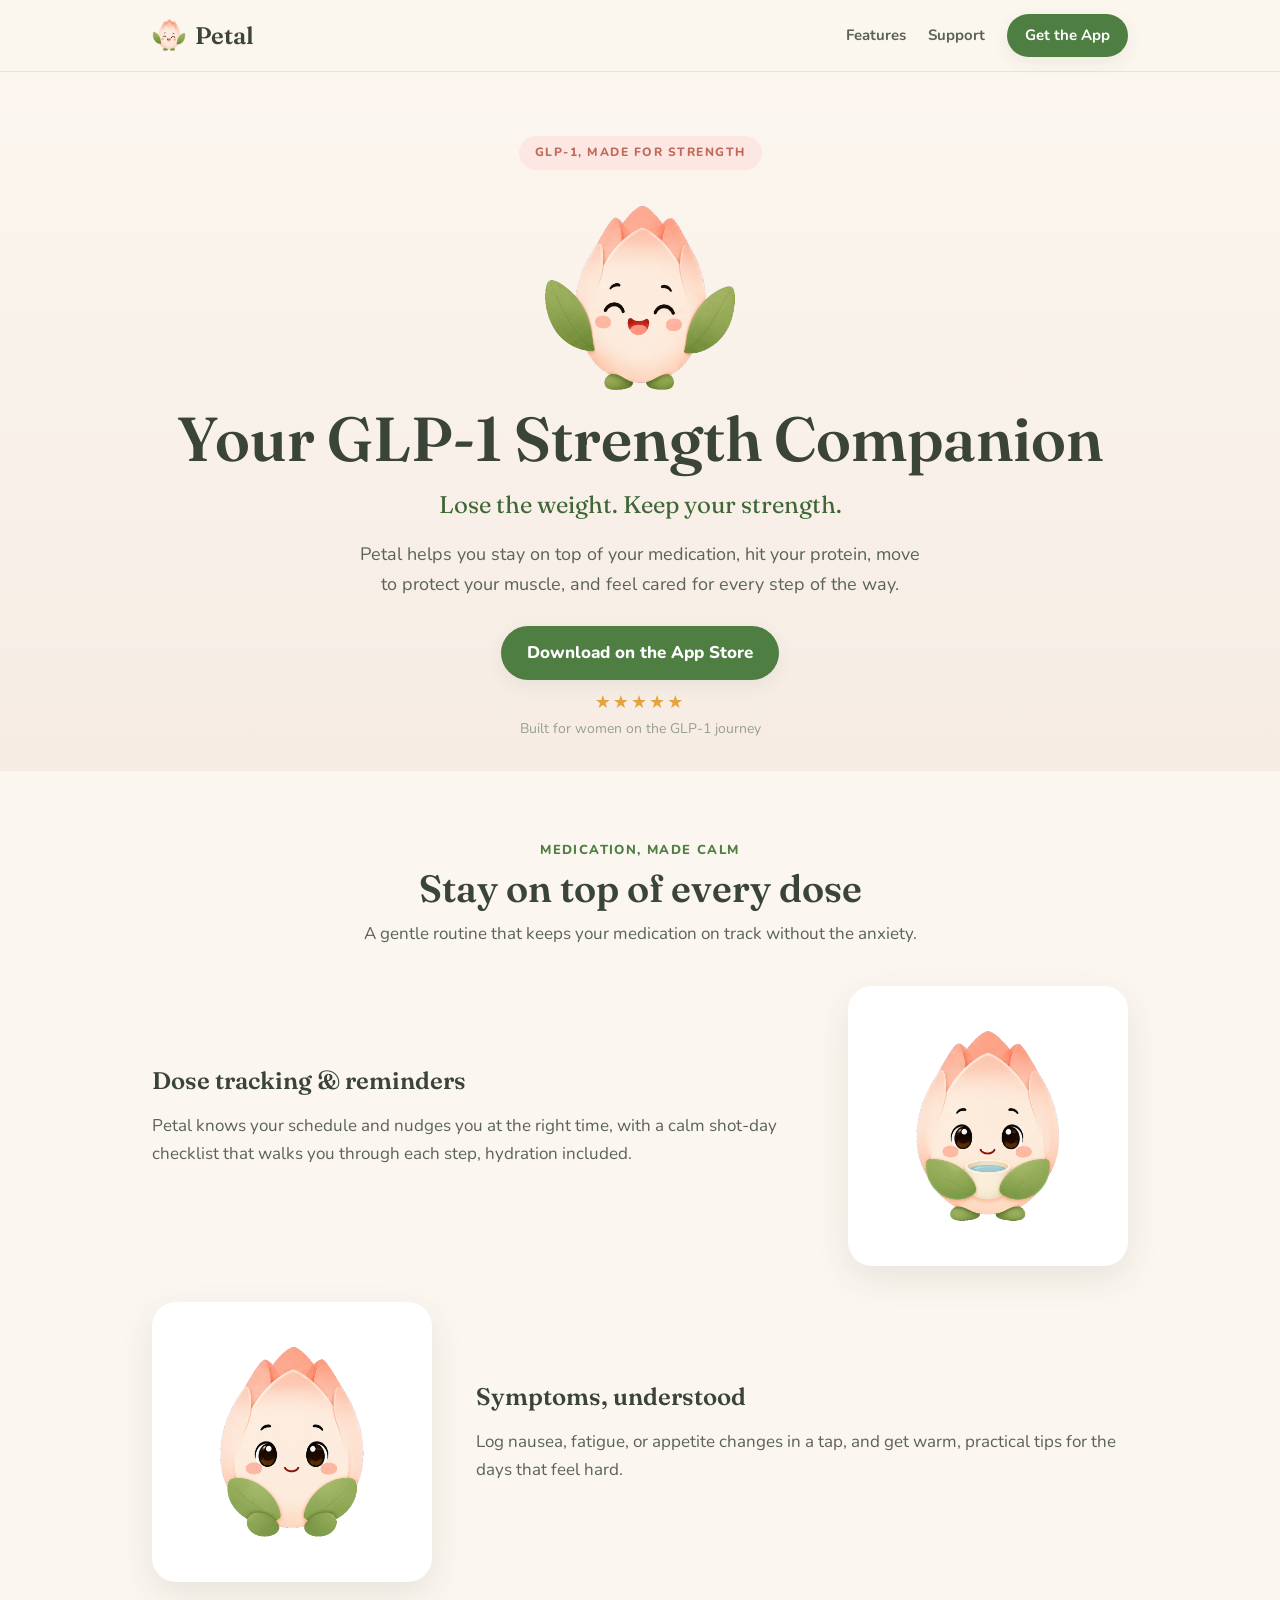
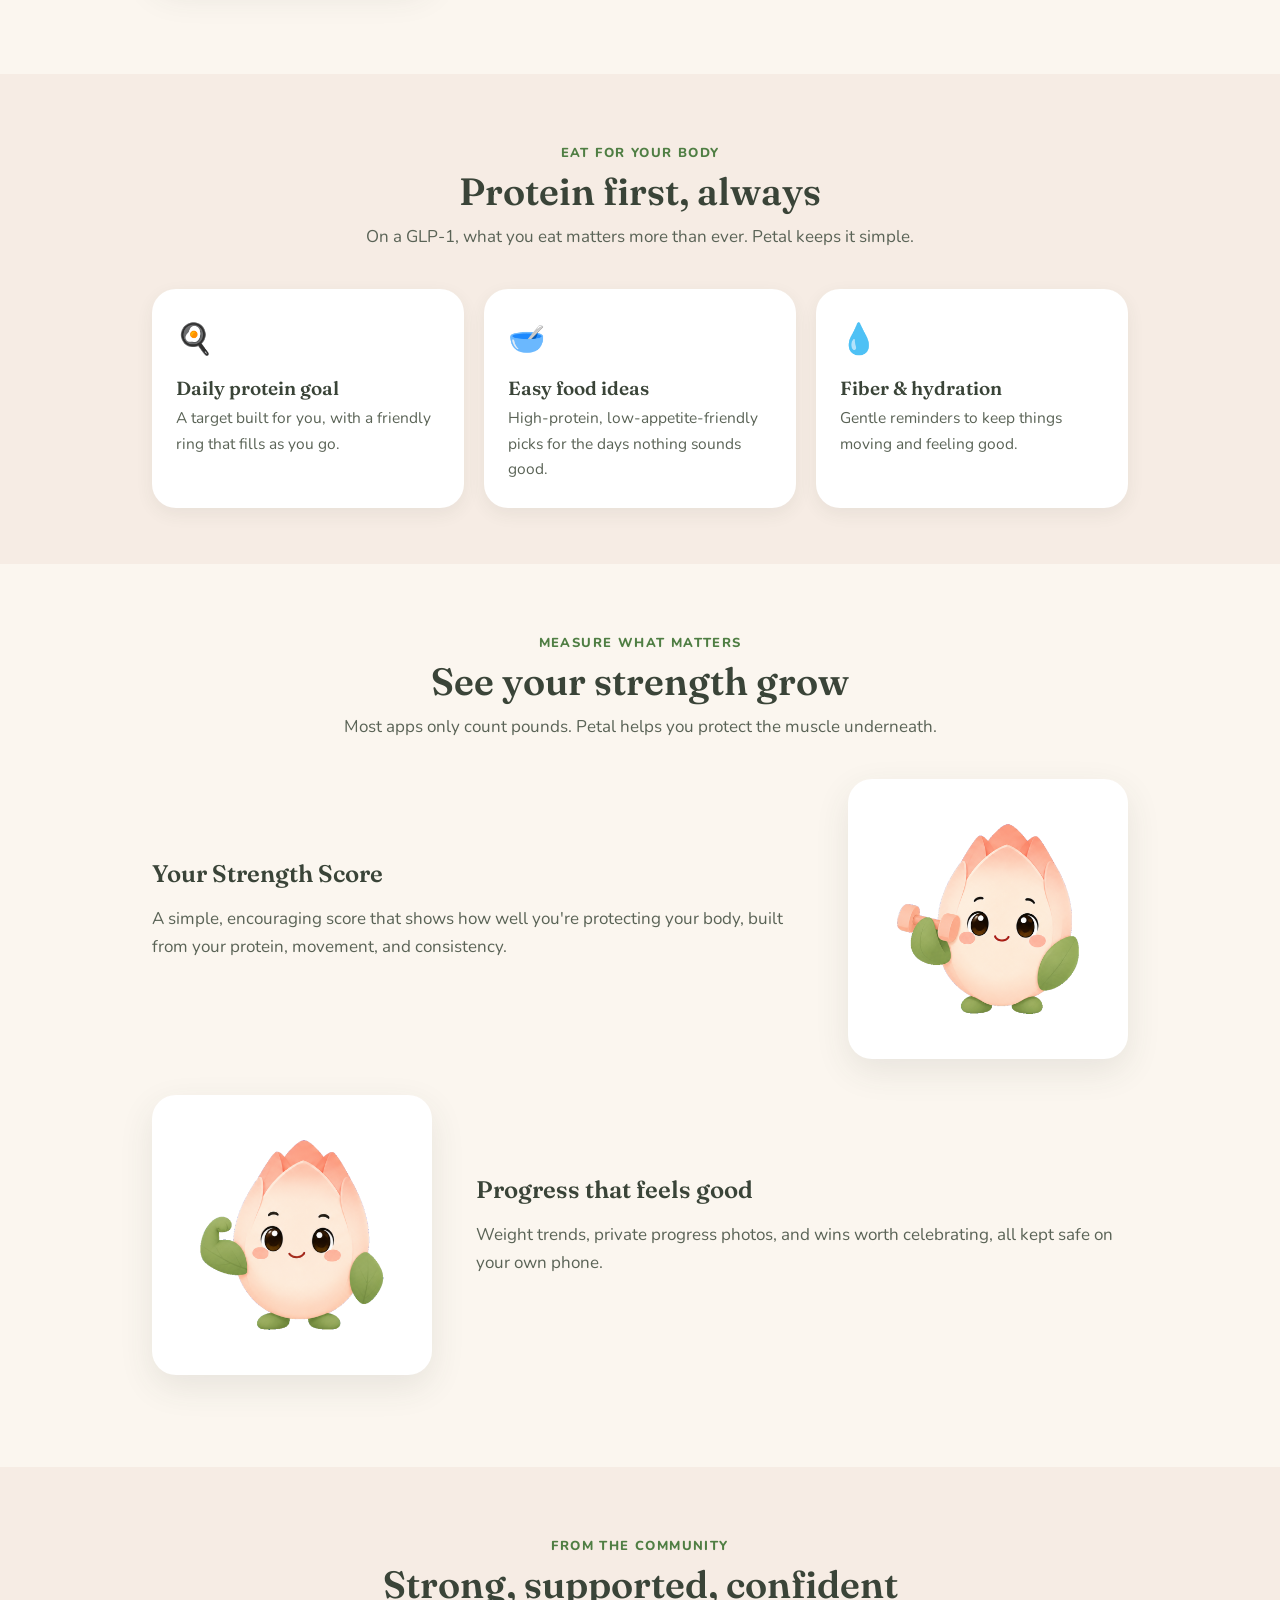
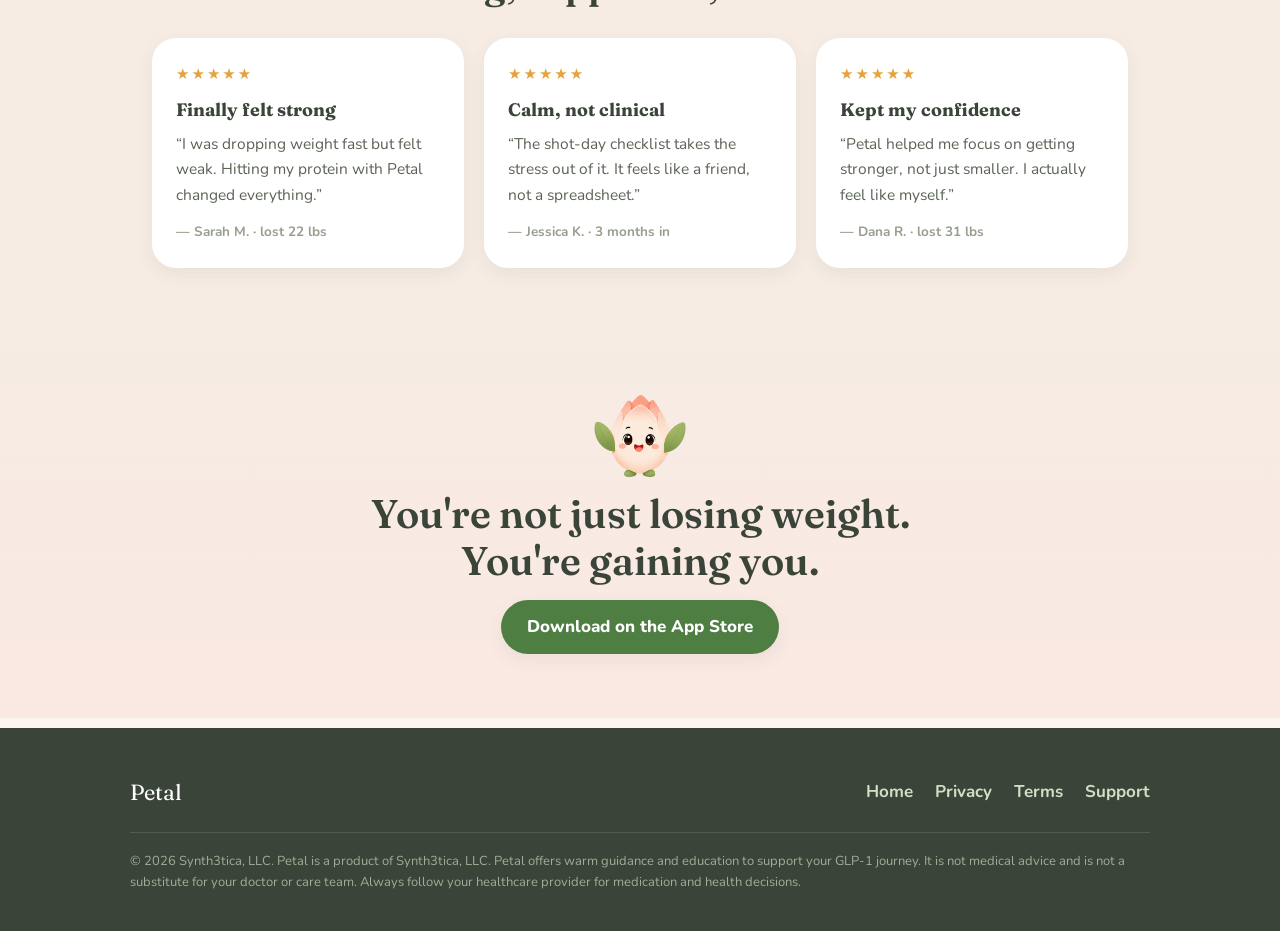
<file: index.html>
<!DOCTYPE html>
<html lang="en">
<head>
  <meta charset="UTF-8" />
  <meta name="viewport" content="width=device-width, initial-scale=1.0" />
  <title>Petal — GLP-1, made for strength</title>
  <meta name="description" content="Petal is a warm GLP-1 companion that helps you protect your muscle, hit your protein, and lose weight without losing your strength or confidence." />
  <link rel="icon" type="image/png" href="assets/app-icon.png" />
  <link rel="preconnect" href="https://fonts.googleapis.com">
  <link rel="preconnect" href="https://fonts.gstatic.com" crossorigin>
  <link href="https://fonts.googleapis.com/css2?family=Fraunces:opsz,wght@9..144,500;9..144,600&family=Nunito:wght@400;700;800&display=swap" rel="stylesheet">
  <link rel="stylesheet" href="style.css" />
</head>
<body>
  <nav class="nav">
    <div class="nav-inner">
      <a class="brand" href="index.html"><img src="assets/bloom-happy.png" alt="" />Petal</a>
      <div class="links">
        <a class="hide-sm" href="#features">Features</a>
        <a class="hide-sm" href="support.html">Support</a>
        <a class="btn small" href="#download">Get the App</a>
      </div>
    </div>
  </nav>

  <!-- HERO -->
  <header class="hero">
    <span class="badge">GLP-1, Made for Strength</span>
    <img class="mascot" src="assets/bloom-happy.png" alt="Bloom, the Petal mascot" />
    <h1>Your GLP-1 Strength Companion</h1>
    <p class="sub">Lose the weight. Keep your strength.</p>
    <p class="lede">Petal helps you stay on top of your medication, hit your protein,
    move to protect your muscle, and feel cared for every step of the way.</p>
    <a class="btn" id="download" href="#">Download on the App Store</a>
    <div class="proof"><span class="stars">★★★★★</span><br />Built for women on the GLP-1 journey</div>
  </header>

  <!-- FEATURES -->
  <section class="section" id="features">
    <div class="wrap">
      <p class="kicker">Medication, made calm</p>
      <h2>Stay on top of every dose</h2>
      <p class="intro">A gentle routine that keeps your medication on track without the anxiety.</p>

      <div class="feature-row">
        <div class="art"><img src="assets/bloom-cup.png" alt="" /></div>
        <div class="text">
          <h3>Dose tracking &amp; reminders</h3>
          <p>Petal knows your schedule and nudges you at the right time, with a calm
          shot-day checklist that walks you through each step, hydration included.</p>
        </div>
      </div>

      <div class="feature-row">
        <div class="art"><img src="assets/bloom-sitting.png" alt="" /></div>
        <div class="text">
          <h3>Symptoms, understood</h3>
          <p>Log nausea, fatigue, or appetite changes in a tap, and get warm, practical
          tips for the days that feel hard.</p>
        </div>
      </div>
    </div>
  </section>

  <section class="section alt">
    <div class="wrap">
      <p class="kicker">Eat for your body</p>
      <h2>Protein first, always</h2>
      <p class="intro">On a GLP-1, what you eat matters more than ever. Petal keeps it simple.</p>
      <div class="grid3">
        <div class="tile"><div class="emoji">🍳</div><h3>Daily protein goal</h3><p>A target built for you, with a friendly ring that fills as you go.</p></div>
        <div class="tile"><div class="emoji">🥣</div><h3>Easy food ideas</h3><p>High-protein, low-appetite-friendly picks for the days nothing sounds good.</p></div>
        <div class="tile"><div class="emoji">💧</div><h3>Fiber &amp; hydration</h3><p>Gentle reminders to keep things moving and feeling good.</p></div>
      </div>
    </div>
  </section>

  <section class="section">
    <div class="wrap">
      <p class="kicker">Measure what matters</p>
      <h2>See your strength grow</h2>
      <p class="intro">Most apps only count pounds. Petal helps you protect the muscle underneath.</p>

      <div class="feature-row">
        <div class="art"><img src="assets/bloom-dumbbell.png" alt="" /></div>
        <div class="text">
          <h3>Your Strength Score</h3>
          <p>A simple, encouraging score that shows how well you're protecting your body,
          built from your protein, movement, and consistency.</p>
        </div>
      </div>

      <div class="feature-row">
        <div class="art"><img src="assets/bloom-strong.png" alt="" /></div>
        <div class="text">
          <h3>Progress that feels good</h3>
          <p>Weight trends, private progress photos, and wins worth celebrating, all kept
          safe on your own phone.</p>
        </div>
      </div>
    </div>
  </section>

  <!-- TESTIMONIALS (sample copy — replace with real reviews once you have them) -->
  <section class="section alt">
    <div class="wrap">
      <p class="kicker">From the community</p>
      <h2>Strong, supported, confident</h2>
      <div class="reviews">
        <div class="review">
          <div class="stars">★★★★★</div>
          <h4>Finally felt strong</h4>
          <p>“I was dropping weight fast but felt weak. Hitting my protein with Petal
          changed everything.”</p>
          <div class="who">— Sarah M. · lost 22 lbs</div>
        </div>
        <div class="review">
          <div class="stars">★★★★★</div>
          <h4>Calm, not clinical</h4>
          <p>“The shot-day checklist takes the stress out of it. It feels like a friend,
          not a spreadsheet.”</p>
          <div class="who">— Jessica K. · 3 months in</div>
        </div>
        <div class="review">
          <div class="stars">★★★★★</div>
          <h4>Kept my confidence</h4>
          <p>“Petal helped me focus on getting stronger, not just smaller. I actually
          feel like myself.”</p>
          <div class="who">— Dana R. · lost 31 lbs</div>
        </div>
      </div>
    </div>
  </section>

  <!-- FINAL CTA -->
  <section class="cta-band">
    <img class="mascot-sm" src="assets/bloom-cheer.png" alt="" />
    <h2>You're not just losing weight.<br />You're gaining you.</h2>
    <a class="btn" href="#">Download on the App Store</a>
  </section>

  <footer>
    <div class="f-inner">
      <div class="f-brand">Petal</div>
      <div class="f-links">
        <a href="index.html">Home</a>
        <a href="privacy.html">Privacy</a>
        <a href="terms.html">Terms</a>
        <a href="support.html">Support</a>
      </div>
      <div class="f-note">
        &copy; 2026 Synth3tica, LLC. Petal is a product of Synth3tica, LLC. Petal offers warm guidance and education to support your GLP-1
        journey. It is not medical advice and is not a substitute for your doctor or care
        team. Always follow your healthcare provider for medication and health decisions.
      </div>
    </div>
  </footer>
</body>
</html>
</file>
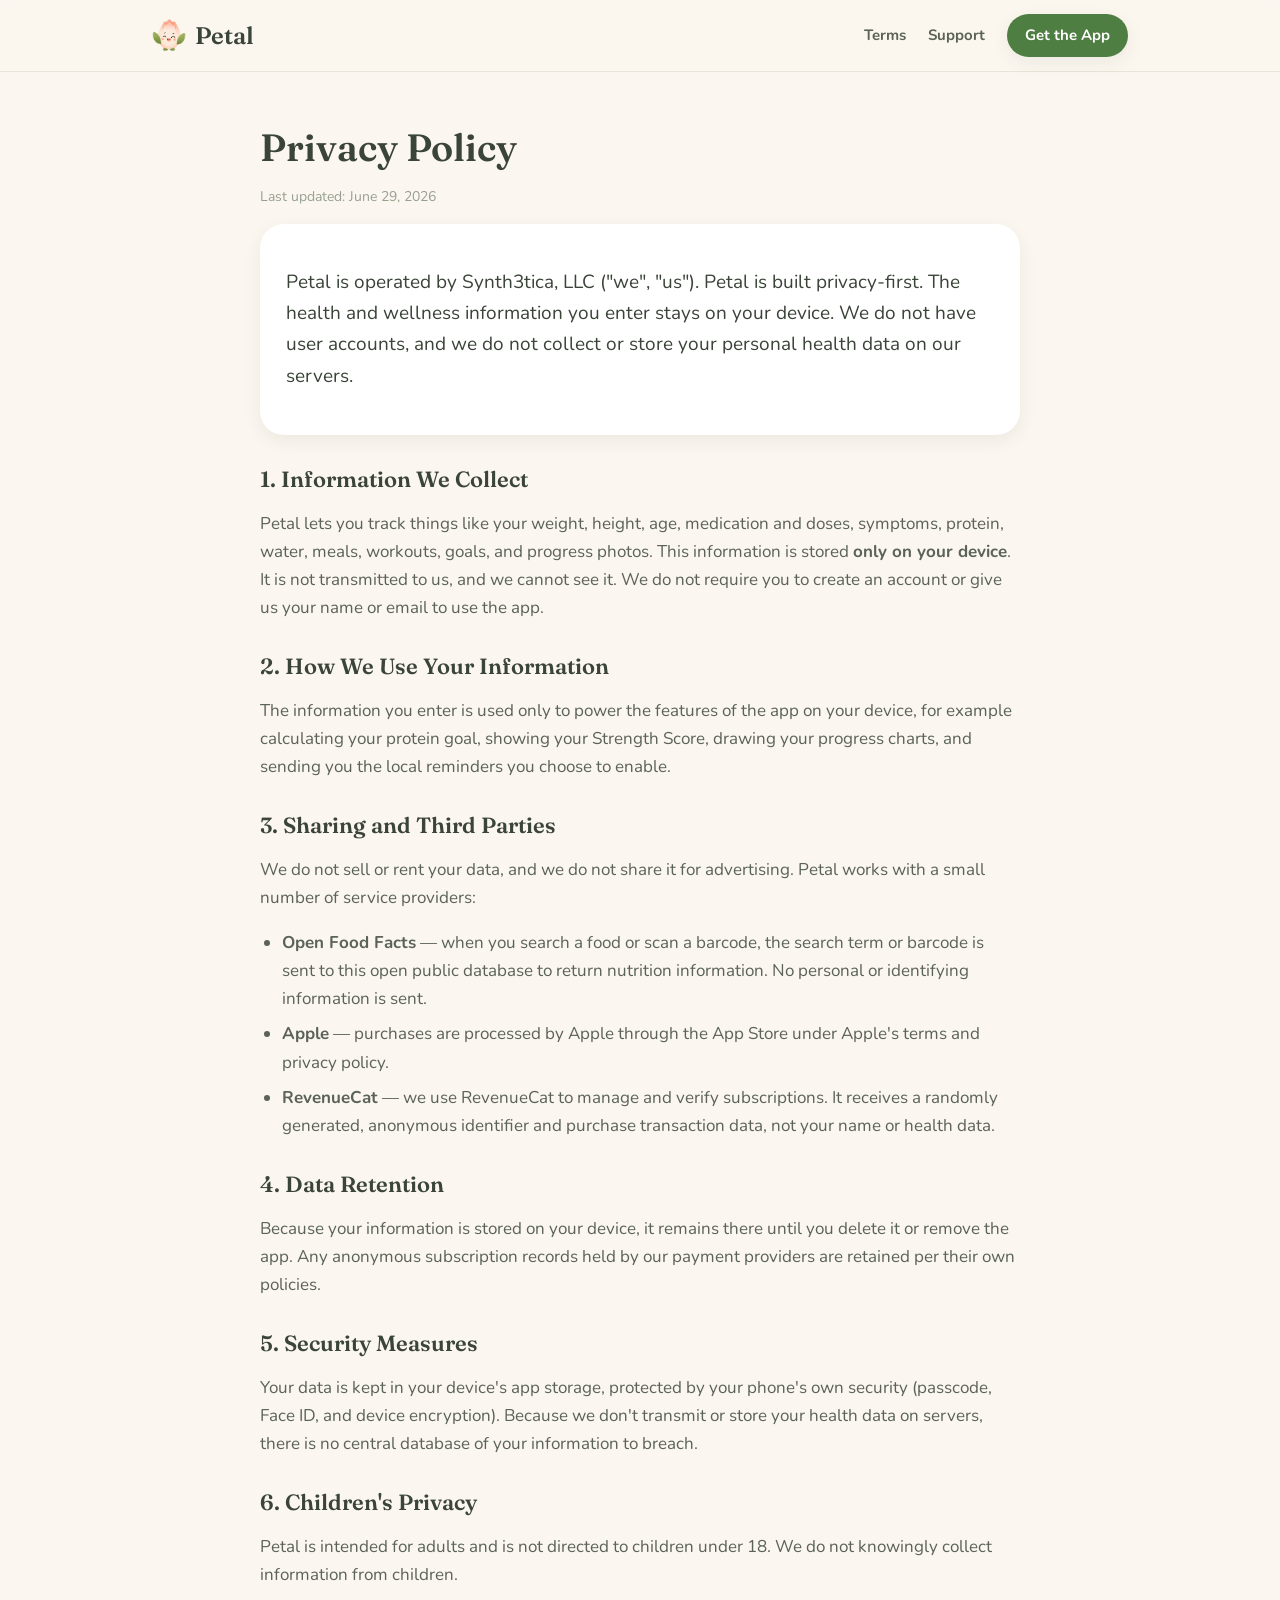
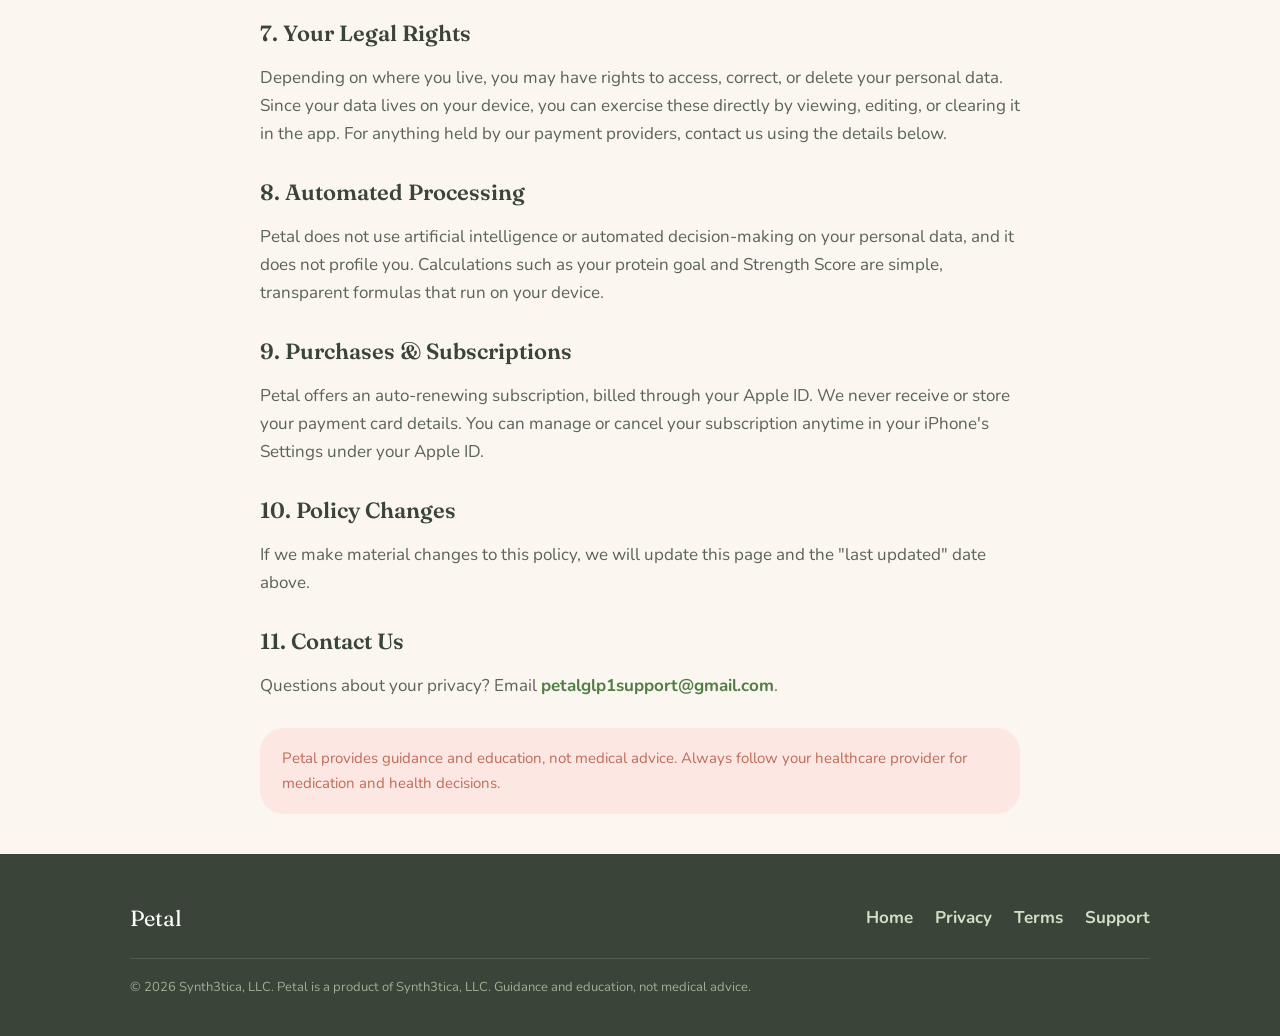
<file: privacy.html>
<!DOCTYPE html>
<html lang="en">
<head>
  <meta charset="UTF-8" />
  <meta name="viewport" content="width=device-width, initial-scale=1.0" />
  <title>Privacy Policy — Petal</title>
  <link rel="icon" type="image/png" href="assets/app-icon.png" />
  <link rel="preconnect" href="https://fonts.googleapis.com">
  <link rel="preconnect" href="https://fonts.gstatic.com" crossorigin>
  <link href="https://fonts.googleapis.com/css2?family=Fraunces:opsz,wght@9..144,500;9..144,600&family=Nunito:wght@400;700;800&display=swap" rel="stylesheet">
  <link rel="stylesheet" href="style.css" />
</head>
<body>
  <nav class="nav">
    <div class="nav-inner">
      <a class="brand" href="index.html"><img src="assets/bloom-happy.png" alt="" />Petal</a>
      <div class="links">
        <a class="hide-sm" href="terms.html">Terms</a>
        <a class="hide-sm" href="support.html">Support</a>
        <a class="btn small" href="index.html#download">Get the App</a>
      </div>
    </div>
  </nav>

  <main class="wrap narrow doc">
    <h1>Privacy Policy</h1>
    <p class="meta">Last updated: June 29, 2026</p>

    <div class="card">
      <p class="lead">Petal is operated by Synth3tica, LLC ("we", "us"). Petal is built privacy-first. The health and wellness information
      you enter stays on your device. We do not have user accounts, and we do not collect
      or store your personal health data on our servers.</p>
    </div>

    <h2>1. Information We Collect</h2>
    <p>Petal lets you track things like your weight, height, age, medication and doses,
    symptoms, protein, water, meals, workouts, goals, and progress photos. This information
    is stored <strong>only on your device</strong>. It is not transmitted to us, and we
    cannot see it. We do not require you to create an account or give us your name or email
    to use the app.</p>

    <h2>2. How We Use Your Information</h2>
    <p>The information you enter is used only to power the features of the app on your
    device, for example calculating your protein goal, showing your Strength Score, drawing
    your progress charts, and sending you the local reminders you choose to enable.</p>

    <h2>3. Sharing and Third Parties</h2>
    <p>We do not sell or rent your data, and we do not share it for advertising. Petal works
    with a small number of service providers:</p>
    <ul>
      <li><strong>Open Food Facts</strong> — when you search a food or scan a barcode, the
      search term or barcode is sent to this open public database to return nutrition
      information. No personal or identifying information is sent.</li>
      <li><strong>Apple</strong> — purchases are processed by Apple through the App Store
      under Apple's terms and privacy policy.</li>
      <li><strong>RevenueCat</strong> — we use RevenueCat to manage and verify
      subscriptions. It receives a randomly generated, anonymous identifier and purchase
      transaction data, not your name or health data.</li>
    </ul>

    <h2>4. Data Retention</h2>
    <p>Because your information is stored on your device, it remains there until you delete
    it or remove the app. Any anonymous subscription records held by our payment providers
    are retained per their own policies.</p>

    <h2>5. Security Measures</h2>
    <p>Your data is kept in your device's app storage, protected by your phone's own
    security (passcode, Face ID, and device encryption). Because we don't transmit or store
    your health data on servers, there is no central database of your information to breach.</p>

    <h2>6. Children's Privacy</h2>
    <p>Petal is intended for adults and is not directed to children under 18. We do not
    knowingly collect information from children.</p>

    <h2>7. Your Legal Rights</h2>
    <p>Depending on where you live, you may have rights to access, correct, or delete your
    personal data. Since your data lives on your device, you can exercise these directly by
    viewing, editing, or clearing it in the app. For anything held by our payment providers,
    contact us using the details below.</p>

    <h2>8. Automated Processing</h2>
    <p>Petal does not use artificial intelligence or automated decision-making on your
    personal data, and it does not profile you. Calculations such as your protein goal and
    Strength Score are simple, transparent formulas that run on your device.</p>

    <h2>9. Purchases &amp; Subscriptions</h2>
    <p>Petal offers an auto-renewing subscription, billed through your Apple ID. We never
    receive or store your payment card details. You can manage or cancel your subscription
    anytime in your iPhone's Settings under your Apple ID.</p>

    <h2>10. Policy Changes</h2>
    <p>If we make material changes to this policy, we will update this page and the
    "last updated" date above.</p>

    <h2>11. Contact Us</h2>
    <p>Questions about your privacy? Email
    <a href="mailto:petalglp1support@gmail.com">petalglp1support@gmail.com</a>.</p>

    <div class="disclaimer" style="margin-top:28px;">
      Petal provides guidance and education, not medical advice. Always follow your
      healthcare provider for medication and health decisions.
    </div>
  </main>

  <footer>
    <div class="f-inner">
      <div class="f-brand">Petal</div>
      <div class="f-links">
        <a href="index.html">Home</a>
        <a href="privacy.html">Privacy</a>
        <a href="terms.html">Terms</a>
        <a href="support.html">Support</a>
      </div>
      <div class="f-note">&copy; 2026 Synth3tica, LLC. Petal is a product of Synth3tica, LLC. Guidance and education, not medical advice.</div>
    </div>
  </footer>
</body>
</html>
</file>
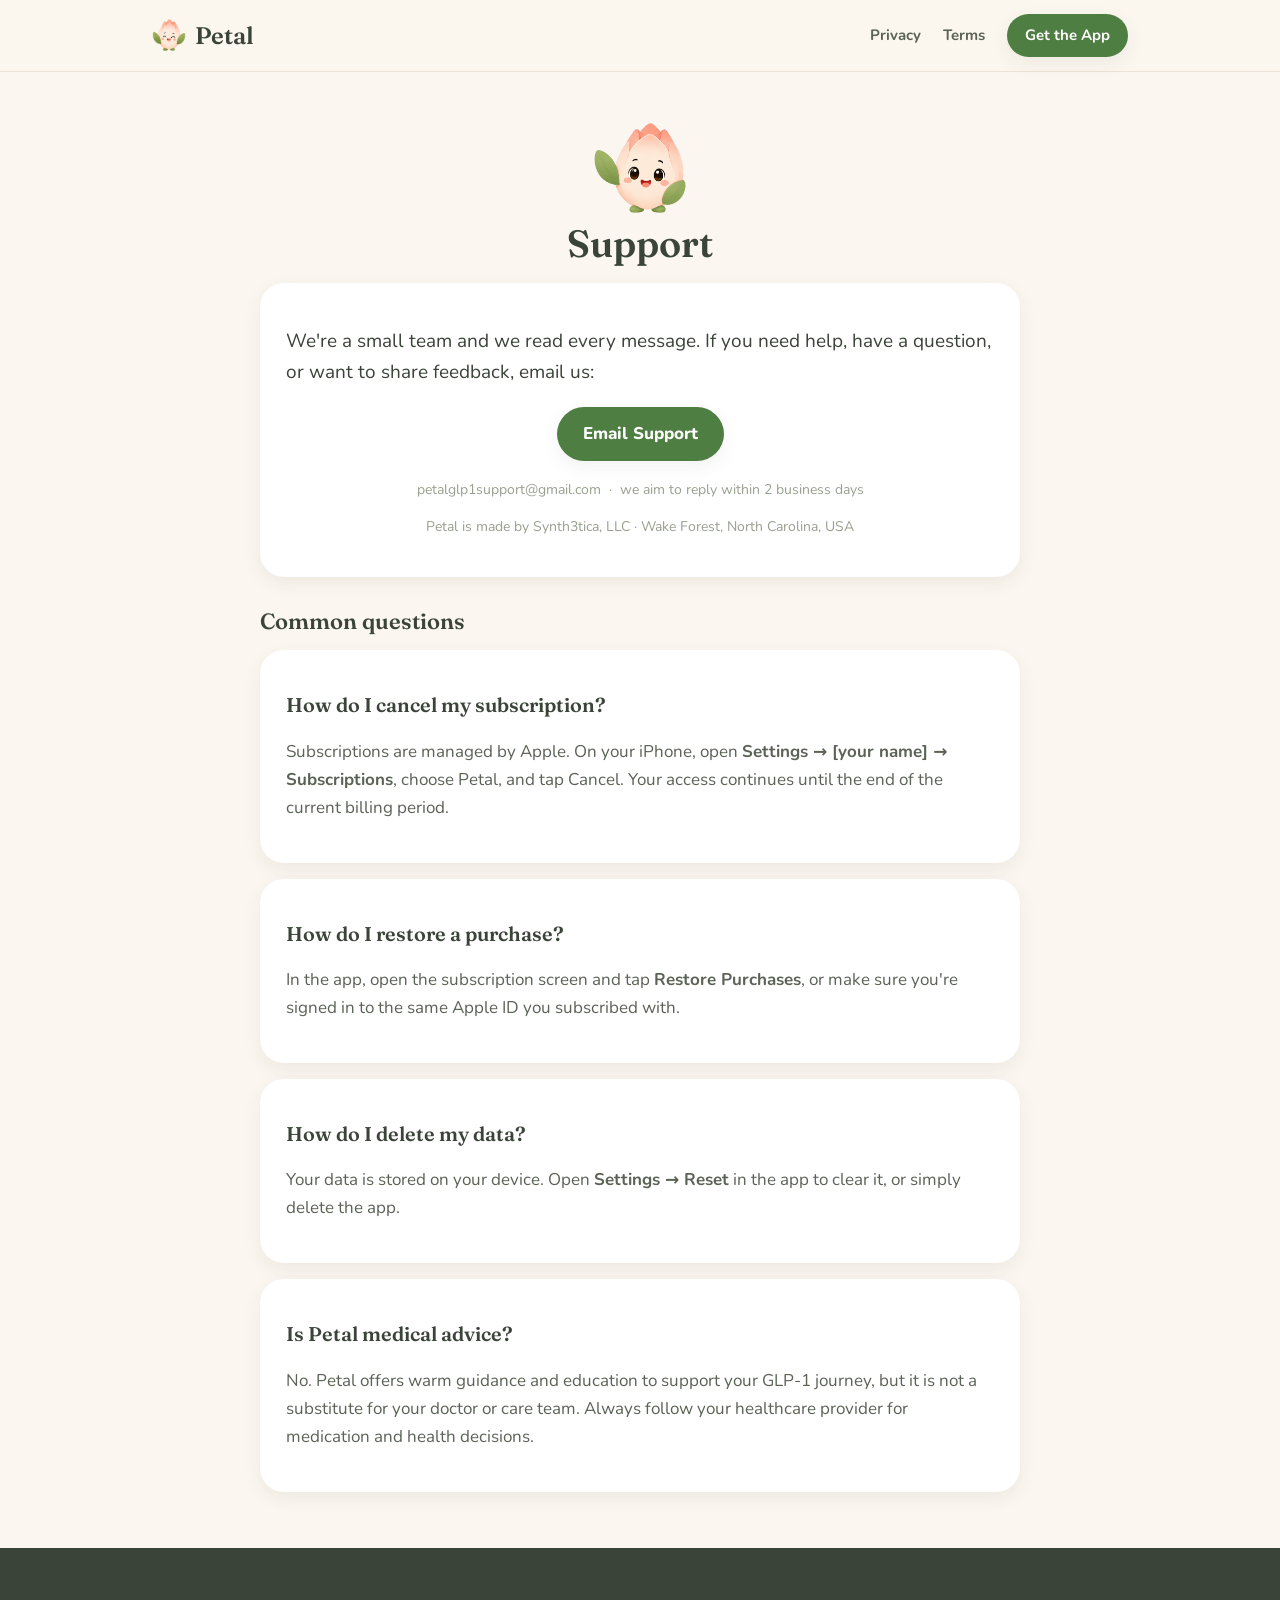
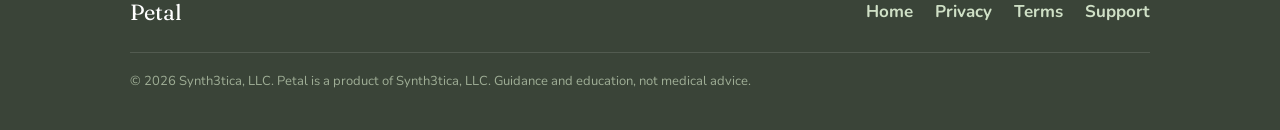
<file: support.html>
<!DOCTYPE html>
<html lang="en">
<head>
  <meta charset="UTF-8" />
  <meta name="viewport" content="width=device-width, initial-scale=1.0" />
  <title>Support — Petal</title>
  <link rel="icon" type="image/png" href="assets/app-icon.png" />
  <link rel="preconnect" href="https://fonts.googleapis.com">
  <link rel="preconnect" href="https://fonts.gstatic.com" crossorigin>
  <link href="https://fonts.googleapis.com/css2?family=Fraunces:opsz,wght@9..144,500;9..144,600&family=Nunito:wght@400;700;800&display=swap" rel="stylesheet">
  <link rel="stylesheet" href="style.css" />
</head>
<body>
  <nav class="nav">
    <div class="nav-inner">
      <a class="brand" href="index.html"><img src="assets/bloom-happy.png" alt="" />Petal</a>
      <div class="links">
        <a class="hide-sm" href="privacy.html">Privacy</a>
        <a class="hide-sm" href="terms.html">Terms</a>
        <a class="btn small" href="index.html#download">Get the App</a>
      </div>
    </div>
  </nav>

  <main class="wrap narrow doc">
    <img class="mascot-sm" src="assets/bloom-wave.png" alt="Bloom waving" />
    <h1 class="center">Support</h1>

    <div class="card">
      <p class="lead">We're a small team and we read every message. If you need help, have a
      question, or want to share feedback, email us:</p>
      <p class="center"><a class="btn" href="mailto:petalglp1support@gmail.com">Email Support</a></p>
      <p class="center meta">petalglp1support@gmail.com &nbsp;·&nbsp; we aim to reply within 2 business days</p>
      <p class="center meta">Petal is made by Synth3tica, LLC &middot; Wake Forest, North Carolina, USA</p>
    </div>

    <h2>Common questions</h2>

    <div class="card">
      <h3>How do I cancel my subscription?</h3>
      <p>Subscriptions are managed by Apple. On your iPhone, open <strong>Settings &rarr;
      [your name] &rarr; Subscriptions</strong>, choose Petal, and tap Cancel. Your access
      continues until the end of the current billing period.</p>
    </div>

    <div class="card">
      <h3>How do I restore a purchase?</h3>
      <p>In the app, open the subscription screen and tap <strong>Restore Purchases</strong>,
      or make sure you're signed in to the same Apple ID you subscribed with.</p>
    </div>

    <div class="card">
      <h3>How do I delete my data?</h3>
      <p>Your data is stored on your device. Open <strong>Settings &rarr; Reset</strong> in
      the app to clear it, or simply delete the app.</p>
    </div>

    <div class="card">
      <h3>Is Petal medical advice?</h3>
      <p>No. Petal offers warm guidance and education to support your GLP-1 journey, but it
      is not a substitute for your doctor or care team. Always follow your healthcare
      provider for medication and health decisions.</p>
    </div>
  </main>

  <footer>
    <div class="f-inner">
      <div class="f-brand">Petal</div>
      <div class="f-links">
        <a href="index.html">Home</a>
        <a href="privacy.html">Privacy</a>
        <a href="terms.html">Terms</a>
        <a href="support.html">Support</a>
      </div>
      <div class="f-note">&copy; 2026 Synth3tica, LLC. Petal is a product of Synth3tica, LLC. Guidance and education, not medical advice.</div>
    </div>
  </footer>
</body>
</html>
</file>
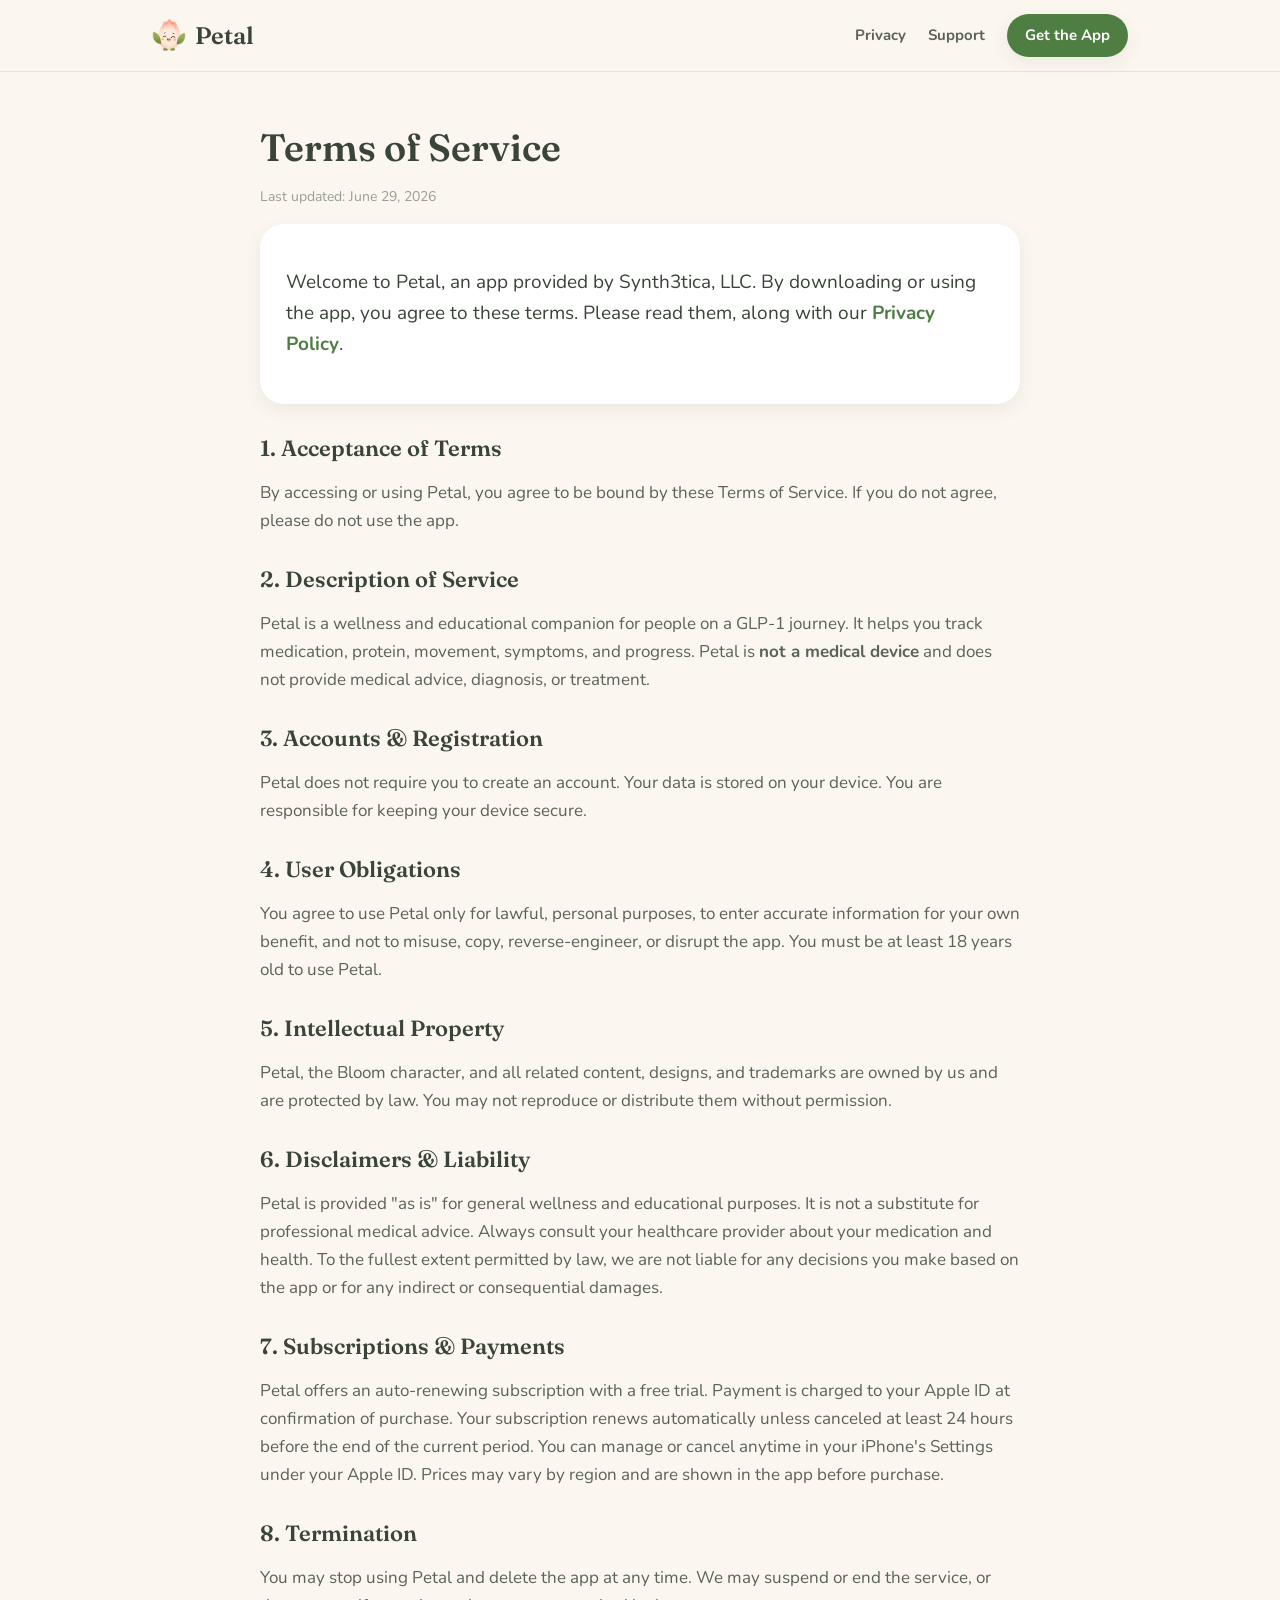
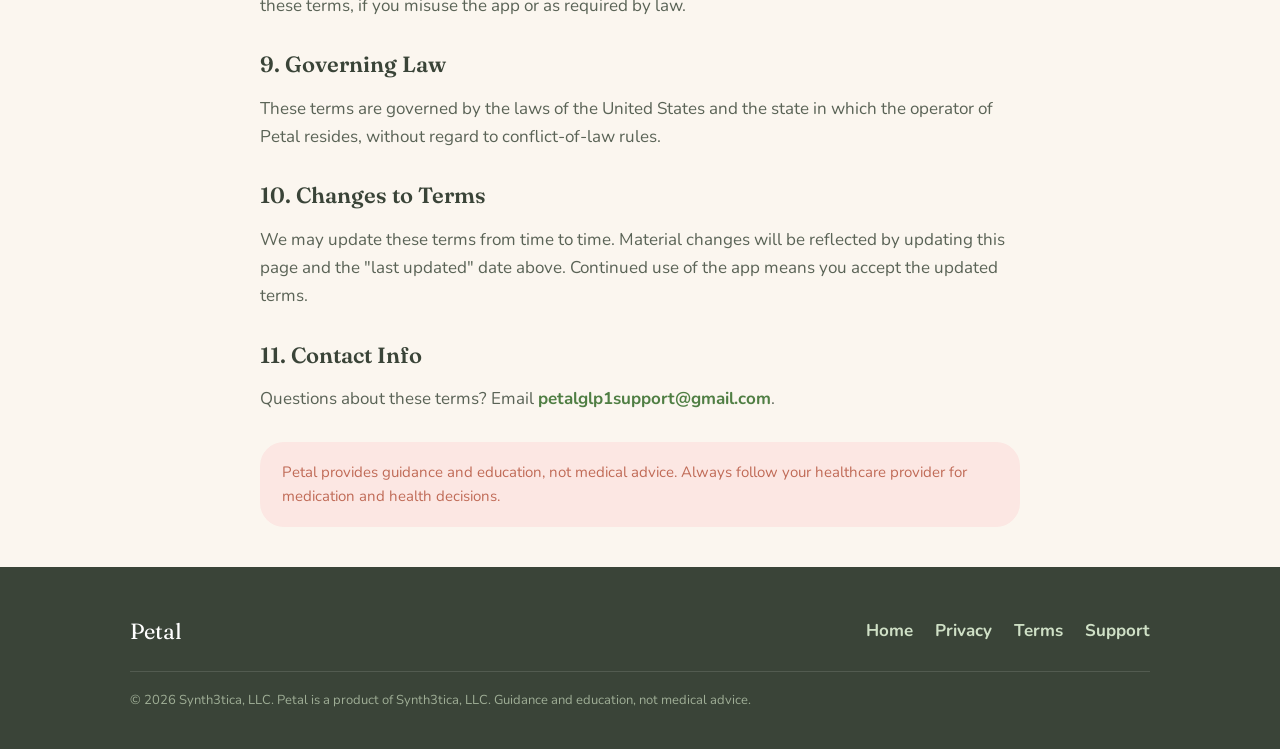
<file: terms.html>
<!DOCTYPE html>
<html lang="en">
<head>
  <meta charset="UTF-8" />
  <meta name="viewport" content="width=device-width, initial-scale=1.0" />
  <title>Terms of Service — Petal</title>
  <link rel="icon" type="image/png" href="assets/app-icon.png" />
  <link rel="preconnect" href="https://fonts.googleapis.com">
  <link rel="preconnect" href="https://fonts.gstatic.com" crossorigin>
  <link href="https://fonts.googleapis.com/css2?family=Fraunces:opsz,wght@9..144,500;9..144,600&family=Nunito:wght@400;700;800&display=swap" rel="stylesheet">
  <link rel="stylesheet" href="style.css" />
</head>
<body>
  <nav class="nav">
    <div class="nav-inner">
      <a class="brand" href="index.html"><img src="assets/bloom-happy.png" alt="" />Petal</a>
      <div class="links">
        <a class="hide-sm" href="privacy.html">Privacy</a>
        <a class="hide-sm" href="support.html">Support</a>
        <a class="btn small" href="index.html#download">Get the App</a>
      </div>
    </div>
  </nav>

  <main class="wrap narrow doc">
    <h1>Terms of Service</h1>
    <p class="meta">Last updated: June 29, 2026</p>

    <div class="card">
      <p class="lead">Welcome to Petal, an app provided by Synth3tica, LLC. By downloading or using the app, you agree to these
      terms. Please read them, along with our
      <a href="privacy.html">Privacy Policy</a>.</p>
    </div>

    <h2>1. Acceptance of Terms</h2>
    <p>By accessing or using Petal, you agree to be bound by these Terms of Service. If you
    do not agree, please do not use the app.</p>

    <h2>2. Description of Service</h2>
    <p>Petal is a wellness and educational companion for people on a GLP-1 journey. It helps
    you track medication, protein, movement, symptoms, and progress. Petal is
    <strong>not a medical device</strong> and does not provide medical advice, diagnosis, or
    treatment.</p>

    <h2>3. Accounts &amp; Registration</h2>
    <p>Petal does not require you to create an account. Your data is stored on your device.
    You are responsible for keeping your device secure.</p>

    <h2>4. User Obligations</h2>
    <p>You agree to use Petal only for lawful, personal purposes, to enter accurate
    information for your own benefit, and not to misuse, copy, reverse-engineer, or disrupt
    the app. You must be at least 18 years old to use Petal.</p>

    <h2>5. Intellectual Property</h2>
    <p>Petal, the Bloom character, and all related content, designs, and trademarks are
    owned by us and are protected by law. You may not reproduce or distribute them without
    permission.</p>

    <h2>6. Disclaimers &amp; Liability</h2>
    <p>Petal is provided "as is" for general wellness and educational purposes. It is not a
    substitute for professional medical advice. Always consult your healthcare provider
    about your medication and health. To the fullest extent permitted by law, we are not
    liable for any decisions you make based on the app or for any indirect or consequential
    damages.</p>

    <h2>7. Subscriptions &amp; Payments</h2>
    <p>Petal offers an auto-renewing subscription with a free trial. Payment is charged to
    your Apple ID at confirmation of purchase. Your subscription renews automatically unless
    canceled at least 24 hours before the end of the current period. You can manage or
    cancel anytime in your iPhone's Settings under your Apple ID. Prices may vary by region
    and are shown in the app before purchase.</p>

    <h2>8. Termination</h2>
    <p>You may stop using Petal and delete the app at any time. We may suspend or end the
    service, or these terms, if you misuse the app or as required by law.</p>

    <h2>9. Governing Law</h2>
    <p>These terms are governed by the laws of the United States and the state in which the
    operator of Petal resides, without regard to conflict-of-law rules.</p>

    <h2>10. Changes to Terms</h2>
    <p>We may update these terms from time to time. Material changes will be reflected by
    updating this page and the "last updated" date above. Continued use of the app means you
    accept the updated terms.</p>

    <h2>11. Contact Info</h2>
    <p>Questions about these terms? Email
    <a href="mailto:petalglp1support@gmail.com">petalglp1support@gmail.com</a>.</p>

    <div class="disclaimer" style="margin-top:28px;">
      Petal provides guidance and education, not medical advice. Always follow your
      healthcare provider for medication and health decisions.
    </div>
  </main>

  <footer>
    <div class="f-inner">
      <div class="f-brand">Petal</div>
      <div class="f-links">
        <a href="index.html">Home</a>
        <a href="privacy.html">Privacy</a>
        <a href="terms.html">Terms</a>
        <a href="support.html">Support</a>
      </div>
      <div class="f-note">&copy; 2026 Synth3tica, LLC. Petal is a product of Synth3tica, LLC. Guidance and education, not medical advice.</div>
    </div>
  </footer>
</body>
</html>
</file>
<file: style.css>
/* Petal website — warm wellness skin, modern product-landing layout. */
:root {
  --bg: #FBF6EF;
  --bg2: #F6ECE4;
  --card: #FFFFFF;
  --moss: #3A4438;
  --body: #5A6356;
  --muted: #97A08F;
  --sage: #4F7E43;
  --sage-deep: #3F6736;
  --blush: #FCE7E3;
  --blush-text: #C06B57;
  --peach: #EBA98F;
  --line: #ECE3D8;
  --radius: 24px;
  --shadow: 0 12px 34px rgba(58, 68, 56, 0.10);
  --shadow-sm: 0 6px 18px rgba(58, 68, 56, 0.07);
}

* { box-sizing: border-box; }
html { scroll-behavior: smooth; }

body {
  margin: 0;
  background: var(--bg);
  color: var(--body);
  font-family: "Nunito", -apple-system, "Segoe UI", system-ui, sans-serif;
  line-height: 1.65;
  font-size: 17px;
  -webkit-font-smoothing: antialiased;
}

h1, h2, h3, .wordmark, .tagline {
  font-family: "Fraunces", Georgia, "Times New Roman", serif;
  color: var(--moss);
  line-height: 1.18;
  font-weight: 600;
}

a { color: var(--sage); font-weight: 700; text-decoration: none; }
a:hover { text-decoration: underline; }

.wrap { max-width: 1020px; margin: 0 auto; padding: 0 22px; }
.narrow { max-width: 760px; }

/* ---------- top nav ---------- */
.nav {
  position: sticky; top: 0; z-index: 100;
  background: rgba(251, 246, 239, 0.85);
  backdrop-filter: saturate(180%) blur(12px);
  border-bottom: 1px solid var(--line);
}
.nav-inner {
  max-width: 1020px; margin: 0 auto; padding: 14px 22px;
  display: flex; align-items: center; justify-content: space-between;
}
.nav .brand { display: flex; align-items: center; gap: 9px; font-family: "Fraunces", serif; font-size: 24px; color: var(--moss); font-weight: 600; }
.nav .brand img { width: 34px; height: 34px; }
.nav .links { display: flex; align-items: center; gap: 22px; }
.nav .links a { color: var(--body); font-size: 15px; font-weight: 700; }
.nav .links a:hover { color: var(--sage); text-decoration: none; }
@media (max-width: 620px) { .nav .links a.hide-sm { display: none; } }

/* ---------- buttons ---------- */
.btn {
  display: inline-block; background: var(--sage); color: #fff !important;
  font-weight: 800; padding: 13px 26px; border-radius: 999px;
  box-shadow: var(--shadow-sm); transition: transform .15s ease, opacity .15s ease;
}
.btn:hover { text-decoration: none; opacity: .94; transform: translateY(-1px); }
.btn.small { padding: 9px 18px; font-size: 14px; }
.btn.ghost { background: #fff; color: var(--moss) !important; border: 1px solid var(--line); }

/* ---------- hero ---------- */
.hero { text-align: center; padding: 64px 22px 30px; background: linear-gradient(180deg, var(--bg) 0%, var(--bg2) 100%); }
.badge {
  display: inline-block; background: var(--blush); color: var(--blush-text);
  font-weight: 800; letter-spacing: 1.5px; font-size: 12px; text-transform: uppercase;
  padding: 7px 16px; border-radius: 999px; margin-bottom: 20px;
}
.hero h1 { font-size: clamp(38px, 6vw, 62px); margin: 0 0 10px; }
.hero .sub { font-family: "Fraunces", serif; font-size: clamp(19px, 2.6vw, 24px); color: var(--sage-deep); margin: 0 0 16px; }
.hero p.lede { max-width: 560px; margin: 0 auto 26px; font-size: 18px; }
.mascot { width: 200px; height: 200px; object-fit: contain; margin: 8px auto 4px; display: block; animation: float 4.8s ease-in-out infinite; }
.stars { color: #E6A23C; letter-spacing: 2px; font-size: 18px; }
.proof { color: var(--muted); font-size: 14px; margin-top: 8px; }

@keyframes float { 0%,100% { transform: translateY(0); } 50% { transform: translateY(-10px); } }
@media (prefers-reduced-motion: reduce) { .mascot { animation: none; } }

/* ---------- feature sections ---------- */
.section { padding: 56px 0; }
.section.alt { background: var(--bg2); }
.section h2 { font-size: clamp(28px, 4vw, 38px); text-align: center; margin: 0 0 8px; }
.section .kicker { text-align: center; color: var(--sage); font-weight: 800; letter-spacing: 1.4px; text-transform: uppercase; font-size: 13px; margin-bottom: 6px; }
.section .intro { text-align: center; max-width: 620px; margin: 0 auto 38px; }

.feature-row { display: flex; align-items: center; gap: 44px; margin: 36px 0; }
.feature-row:nth-child(even) { flex-direction: row-reverse; }
.feature-row .art {
  flex: 0 0 280px; height: 280px; border-radius: var(--radius);
  background: var(--card); box-shadow: var(--shadow);
  display: flex; align-items: center; justify-content: center;
}
.feature-row .art img { width: 200px; height: 200px; object-fit: contain; }
.feature-row .text { flex: 1; }
.feature-row .text h3 { font-size: 24px; margin: 0 0 10px; }
@media (max-width: 760px) {
  .feature-row, .feature-row:nth-child(even) { flex-direction: column; text-align: center; gap: 20px; }
  .feature-row .art { flex-basis: auto; width: 220px; height: 220px; margin: 0 auto; }
}

/* ---------- 3-up cards ---------- */
.grid3 { display: grid; grid-template-columns: repeat(3, 1fr); gap: 20px; margin-top: 30px; }
@media (max-width: 760px) { .grid3 { grid-template-columns: 1fr; } }
.tile { background: var(--card); border-radius: var(--radius); box-shadow: var(--shadow-sm); padding: 26px 24px; }
.tile .emoji { font-size: 30px; }
.tile h3 { font-size: 19px; margin: 12px 0 6px; }
.tile p { margin: 0; font-size: 15.5px; }

/* ---------- testimonials ---------- */
.reviews { display: grid; grid-template-columns: repeat(3, 1fr); gap: 20px; margin-top: 30px; }
@media (max-width: 760px) { .reviews { grid-template-columns: 1fr; } }
.review { background: var(--card); border-radius: var(--radius); box-shadow: var(--shadow-sm); padding: 24px; }
.review .stars { font-size: 15px; }
.review h4 { font-family: "Fraunces", serif; color: var(--moss); margin: 8px 0 6px; font-size: 18px; }
.review p { margin: 0 0 14px; font-size: 15.5px; }
.review .who { color: var(--muted); font-size: 13.5px; font-weight: 700; }

/* ---------- final CTA ---------- */
.cta-band { text-align: center; padding: 64px 22px; background: linear-gradient(180deg, var(--bg2) 0%, var(--blush) 130%); }
.cta-band h2 { font-size: clamp(28px, 4vw, 40px); margin: 0 0 16px; }

/* ---------- legal / doc pages ---------- */
.doc { padding: 48px 0 30px; }
.doc h1 { font-size: 38px; margin: 6px 0 4px; }
.doc h2 { font-size: 22px; margin: 32px 0 8px; }
.doc .meta { color: var(--muted); font-size: 14px; }
.doc ul { padding-left: 22px; }
.doc li { margin: 7px 0; }
.disclaimer { background: var(--blush); border-radius: var(--radius); padding: 18px 22px; color: var(--blush-text); font-size: 15px; }
.card { background: var(--card); border-radius: var(--radius); box-shadow: var(--shadow-sm); padding: 24px 26px; margin: 16px 0; }
.lead { font-size: 19px; color: var(--moss); }
.mascot-sm { width: 96px; height: 96px; object-fit: contain; display: block; margin: 0 auto 6px; }

/* ---------- footer ---------- */
footer { background: var(--moss); color: #D9E0D2; padding: 46px 22px 38px; margin-top: 10px; }
footer .f-inner { max-width: 1020px; margin: 0 auto; display: flex; flex-wrap: wrap; justify-content: space-between; gap: 22px; align-items: center; }
footer .f-brand { font-family: "Fraunces", serif; font-size: 22px; color: #fff; }
footer a { color: #CFE0C6; font-weight: 700; }
footer a:hover { color: #fff; }
footer .f-links { display: flex; gap: 22px; flex-wrap: wrap; }
footer .f-note { width: 100%; color: #9FAE96; font-size: 13px; line-height: 1.6; border-top: 1px solid rgba(255,255,255,.12); padding-top: 18px; }
.center { text-align: center; }
</file>
